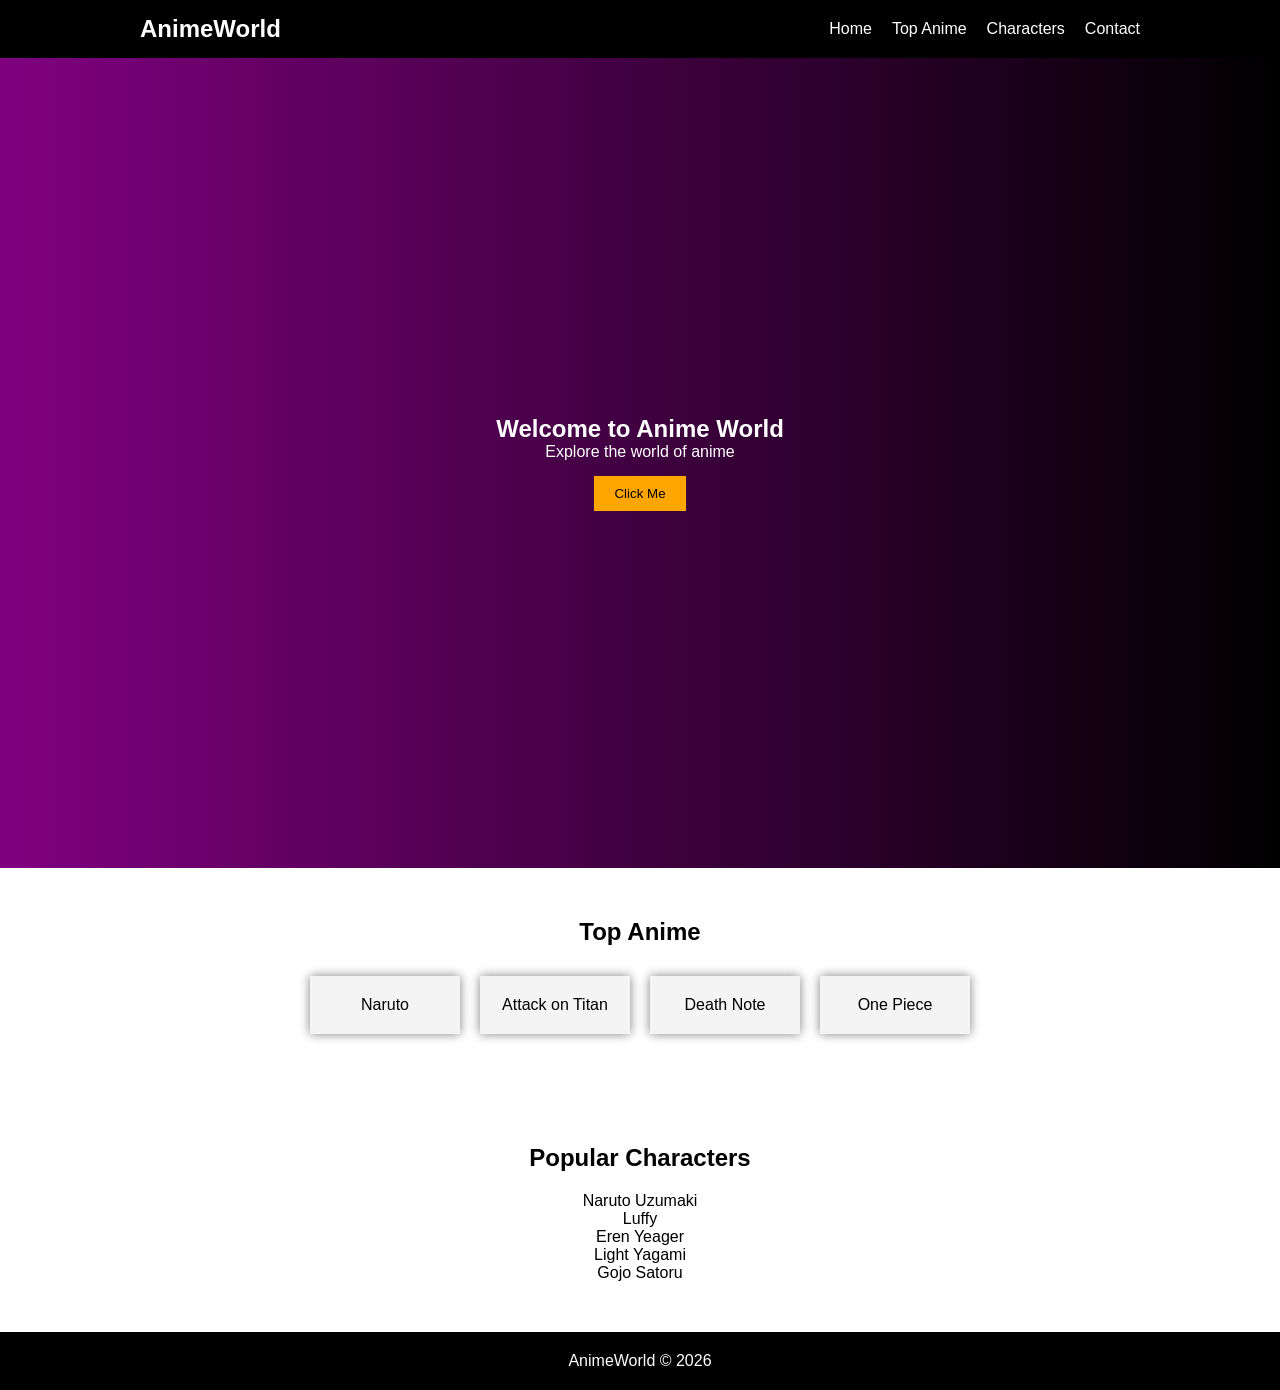
<file: exp 2/index.html>
<!DOCTYPE html>
<html lang="en">
<head>
    <meta charset="UTF-8">
    <meta name="viewport" content="width=device-width, initial-scale=1.0">
    <title>Anime World</title>
    <link rel="stylesheet" href="style.css">
</head>
<body>

<header>
    <nav>
        <h2 class="logo">AnimeWorld</h2>
        <ul>
            <li><a href="#">Home</a></li>
            <li><a href="#anime">Top Anime</a></li>
            <li><a href="#characters">Characters</a></li>
            <li><a href="#contact">Contact</a></li>
        </ul>
    </nav>
</header>

<section class="hero">
    <h1>Welcome to Anime World</h1>
    <p>Explore the world of anime</p>
    <button onclick="showMessage()">Click Me</button>
</section>

<section id="anime" class="section">
    <h2>Top Anime</h2>
    <div class="cards">
        <div class="card">Naruto</div>
        <div class="card">Attack on Titan</div>
        <div class="card">Death Note</div>
        <div class="card">One Piece</div>
    </div>
</section>

<section id="characters" class="section">
    <h2>Popular Characters</h2>
    <ul id="characterList"></ul>
</section>

<footer id="contact">
    <p>AnimeWorld © 2026</p>
</footer>

<script src="script.js"></script>
</body>
</html>
</file>
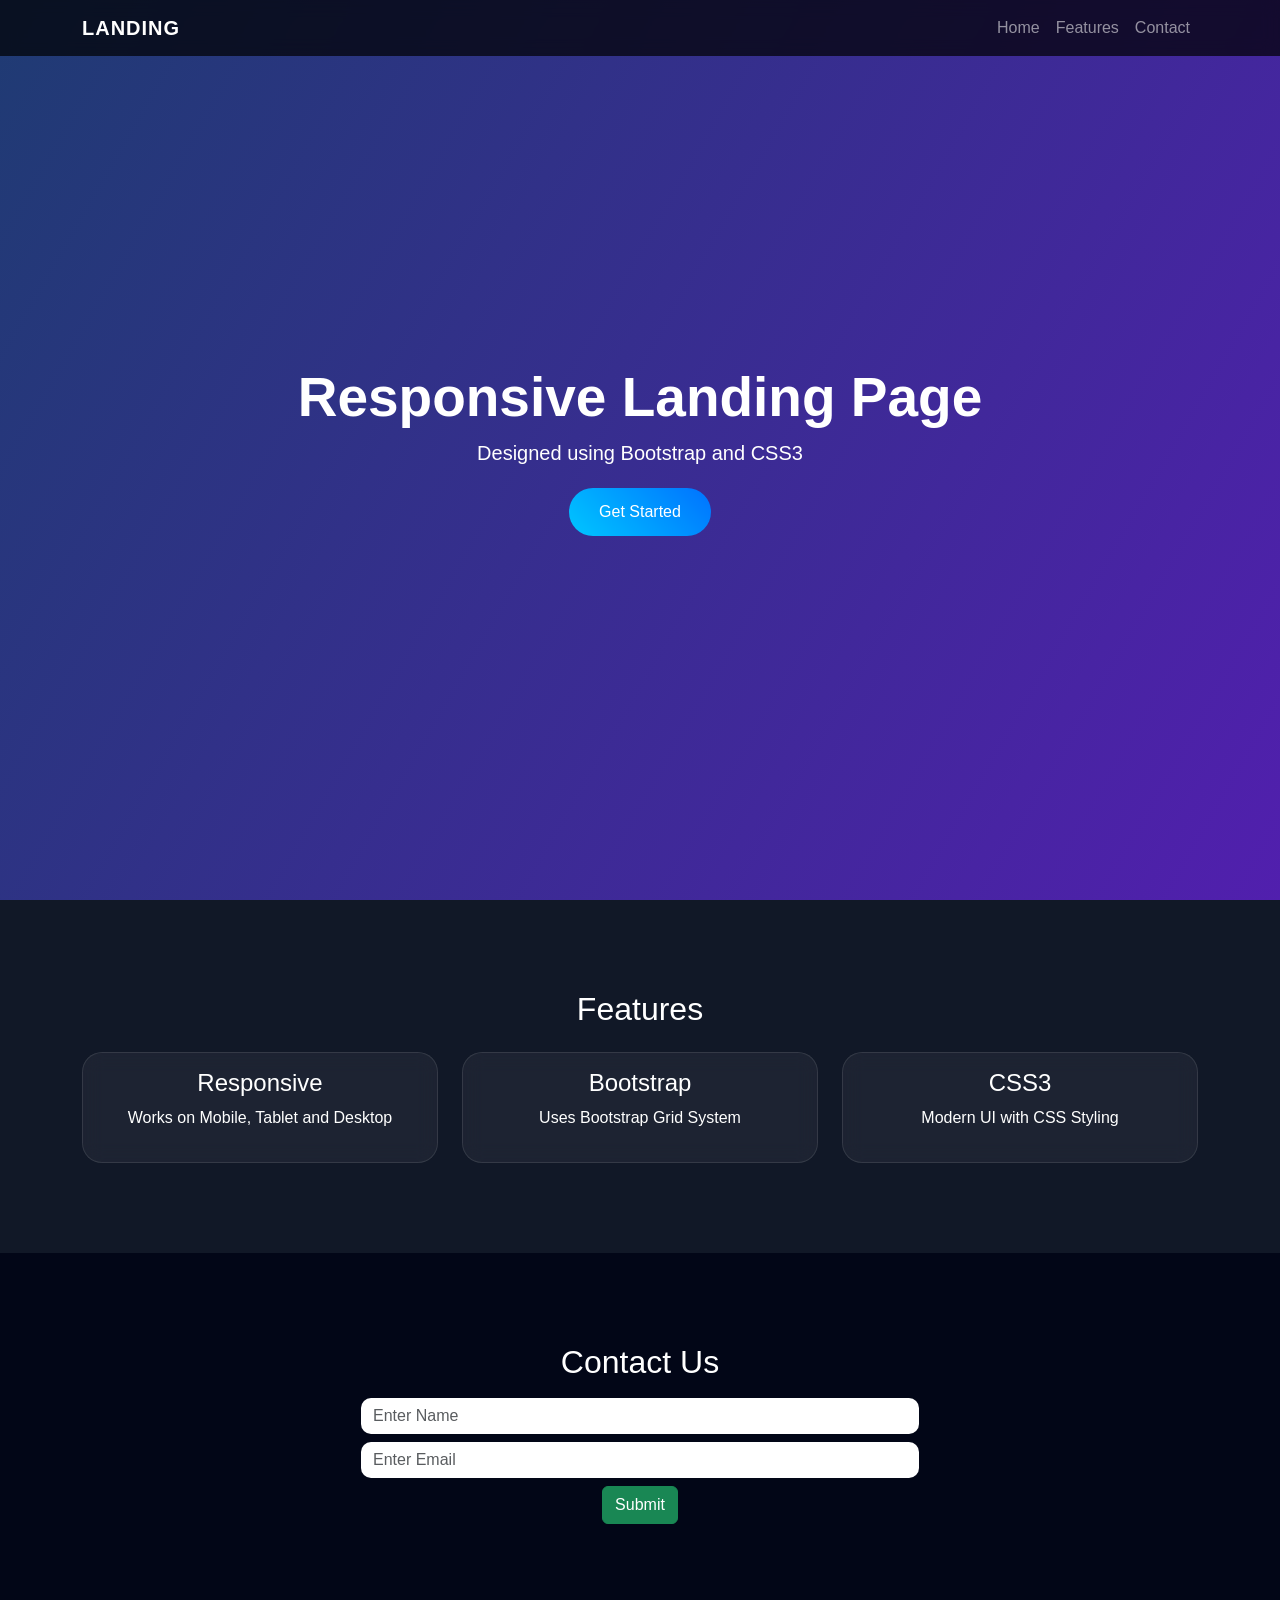
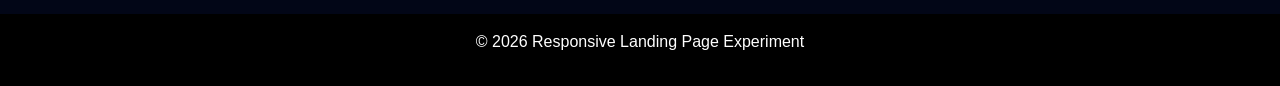
<file: exp 3/index.html>
<!DOCTYPE html>
<html lang="en">
<head>
    <meta charset="UTF-8">
    <meta name="viewport" content="width=device-width, initial-scale=1.0">
    <title>Responsive Landing Page</title>

    <!-- Bootstrap CSS -->
    <link href="https://cdn.jsdelivr.net/npm/bootstrap@5.3.0/dist/css/bootstrap.min.css" rel="stylesheet">

    <!-- Custom CSS -->
    <link rel="stylesheet" href="style.css">
</head>
<body>

<!-- Navbar -->
<nav class="navbar navbar-expand-lg navbar-dark fixed-top">
    <div class="container">
        <a class="navbar-brand" href="#">LANDING</a>

        <button class="navbar-toggler" data-bs-toggle="collapse" data-bs-target="#nav">
            <span class="navbar-toggler-icon"></span>
        </button>

        <div class="collapse navbar-collapse" id="nav">
            <ul class="navbar-nav ms-auto">
                <li class="nav-item"><a class="nav-link" href="#home">Home</a></li>
                <li class="nav-item"><a class="nav-link" href="#features">Features</a></li>
                <li class="nav-item"><a class="nav-link" href="#contact">Contact</a></li>
            </ul>
        </div>
    </div>
</nav>

<!-- Hero Section -->
<section id="home" class="hero d-flex align-items-center text-center">
    <div class="container">
        <h1 class="fade-in">Responsive Landing Page</h1>
        <p class="fade-in">Designed using Bootstrap and CSS3</p>
        <button class="btn btn-primary" onclick="showMessage()">Get Started</button>
    </div>
</section>

<!-- Features Section -->
<section id="features">
    <div class="container text-center">
        <h2>Features</h2>
        <div class="row mt-4">

            <div class="col-md-4">
                <div class="card p-3" onclick="featureClick('Responsive Design')">
                    <h4>Responsive</h4>
                    <p>Works on Mobile, Tablet and Desktop</p>
                </div>
            </div>

            <div class="col-md-4">
                <div class="card p-3" onclick="featureClick('Bootstrap Grid')">
                    <h4>Bootstrap</h4>
                    <p>Uses Bootstrap Grid System</p>
                </div>
            </div>

            <div class="col-md-4">
                <div class="card p-3" onclick="featureClick('CSS Styling')">
                    <h4>CSS3</h4>
                    <p>Modern UI with CSS Styling</p>
                </div>
            </div>

        </div>
    </div>
</section>

<!-- Contact Section -->
<section id="contact">
    <div class="container text-center">
        <h2>Contact Us</h2>

        <form onsubmit="return validateForm()" class="w-50 mx-auto mt-3">
            <input type="text" id="name" placeholder="Enter Name" class="form-control mb-2">
            <input type="email" id="email" placeholder="Enter Email" class="form-control mb-2">
            <button class="btn btn-success">Submit</button>
        </form>
    </div>
</section>

<!-- Footer -->
<footer class="text-center p-3">
    <p>© 2026 Responsive Landing Page Experiment</p>
</footer>

<!-- JS -->
<script src="script.js"></script>

<!-- Bootstrap JS -->
<script src="https://cdn.jsdelivr.net/npm/bootstrap@5.3.0/dist/js/bootstrap.bundle.min.js"></script>

</body>
</html>
</file>
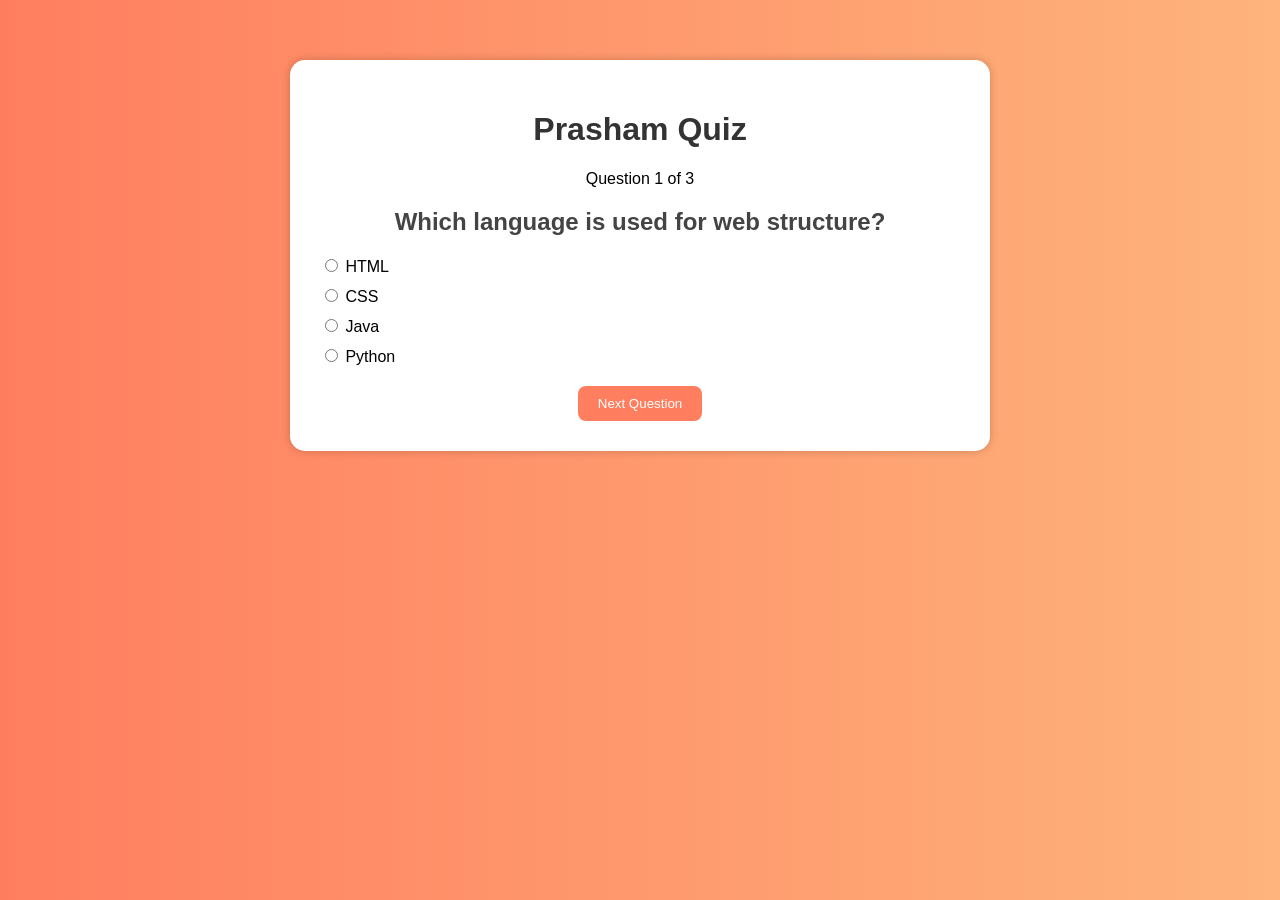
<file: exp 5/index.html>
<!DOCTYPE html>
<html lang="en">
<head>
    <meta charset="UTF-8">
    <meta name="viewport" content="width=device-width, initial-scale=1.0">
    <title>Prasham Quiz</title>
    <link rel="stylesheet" href="style.css">
</head>
<body>

<div class="container">
    <h1>Prasham Quiz</h1>
    <div id="progress"></div>

    <div id="quiz-box">
        <h2 id="question"></h2>
        <div id="options"></div>
        <button id="nextBtn">Next Question</button>
    </div>

    <div id="result-box" class="hide">
        <h2 id="score"></h2>
        <button onclick="restartQuiz()">Restart Quiz</button>
    </div>
</div>

<script src="script.js"></script>
</body>
</html>
</file>
<file: exp 2/style.css>
* {
    margin: 0;
    padding: 0;
    box-sizing: border-box;
    font-family: Arial, sans-serif;
}

header {
    background: black;
    color: white;
    padding: 15px;
}

nav {
    display: flex;
    justify-content: space-between;
    align-items: center;
    width: 80%;
    margin: auto;
}

nav ul {
    display: flex;
    list-style: none;
}

nav ul li {
    margin-left: 20px;
}

nav ul li a {
    color: white;
    text-decoration: none;
}

.hero {
    height: 90vh;
    background: linear-gradient(to right, purple, black);
    color: white;
    display: flex;
    flex-direction: column;
    justify-content: center;
    align-items: center;
    text-align: center;

}

.hero button {
    padding: 10px 20px;
    margin-top: 15px;
    border: none;
    background: orange;
    cursor: pointer;
}

.section {
    padding: 50px;
    text-align: center;
}

.cards {
    display: flex;
    justify-content: center;
    margin-top: 20px;
}

.card {
    background: #f4f4f4;
    padding: 20px;
    margin: 10px;
    width: 150px;
    box-shadow: 0 0 10px gray;
}

footer {
    background: black;
    color: white;
    text-align: center;
    padding: 20px;
}

#characterList {
    list-style: none;
    margin-top: 20px;
}
</file>
<file: exp 3/style.css>
/* Reset */
* {
    margin: 0;
    padding: 0;
    box-sizing: border-box;
}

body {
    font-family: 'Segoe UI', sans-serif;
    scroll-behavior: smooth;
    background: #0b0f19;
    color: white;
}

/* Navbar */
.navbar {
    background: rgba(0, 0, 0, 0.7);
    backdrop-filter: blur(8px);
}

.navbar-brand {
    font-weight: bold;
    letter-spacing: 1px;
}

/* Hero Section */
.hero {
    height: 100vh;
    background: linear-gradient(120deg, #1f3b73, #6a11cb, #2575fc);
    background-size: 300% 300%;
    animation: gradientMove 8s infinite alternate;
    display: flex;
    align-items: center;
    justify-content: center;
    text-align: center;
    padding: 20px;
}

.hero h1 {
    font-size: 55px;
    font-weight: bold;
}

.hero p {
    font-size: 20px;
    margin-bottom: 20px;
}

/* Gradient animation */
@keyframes gradientMove {
    0% { background-position: left; }
    100% { background-position: right; }
}

/* Buttons */
.btn-primary {
    background: linear-gradient(45deg, #00c6ff, #0072ff);
    border: none;
    padding: 12px 30px;
    border-radius: 30px;
    transition: 0.3s;
}

.btn-primary:hover {
    transform: scale(1.1);
}

/* Sections */
section {
    padding: 90px 0;
}

/* Features */
#features {
    background: #111827;
}

/* Cards */
.card {
    background: rgba(255, 255, 255, 0.05);
    border-radius: 20px;
    backdrop-filter: blur(10px);
    border: 1px solid rgba(255,255,255,0.1);
    transition: 0.4s;
    color: white;
}

.card:hover {
    transform: translateY(-12px);
    box-shadow: 0 0 25px rgba(0, 114, 255, 0.6);
}

/* Contact */
#contact {
    background: #020617;
}

input {
    border-radius: 10px !important;
    border: none !important;
    padding: 12px;
}

/* Footer */
footer {
    background: black;
    color: white;
}

/* Animations */
.fade-in {
    animation: fadeInUp 1.5s ease;
}

@keyframes fadeInUp {
    from {
        opacity: 0;
        transform: translateY(40px);
    }
    to {
        opacity: 1;
        transform: translateY(0);
    }
}
</file>
<file: exp 5/style.css>
body {
    margin: 0;
    font-family: Arial;
    background: linear-gradient(to right, #ff7e5f, #feb47b);
}

.container {
    width: 50%;
    margin: auto;
    margin-top: 60px;
    background: white;
    padding: 30px;
    border-radius: 15px;
    box-shadow: 0 0 10px rgba(0,0,0,0.2);
    text-align: center;
}

h1 {
    color: #333;
}

#question {
    color: #444;
}

#options {
    margin: 20px 0;
    text-align: left;
}

.option {
    margin: 10px 0;
}

button {
    padding: 10px 20px;
    border: none;
    background: #ff7e5f;
    color: white;
    border-radius: 8px;
    cursor: pointer;
}

button:hover {
    background: #e96a50;
}

.hide {
    display: none;
}
</file>
